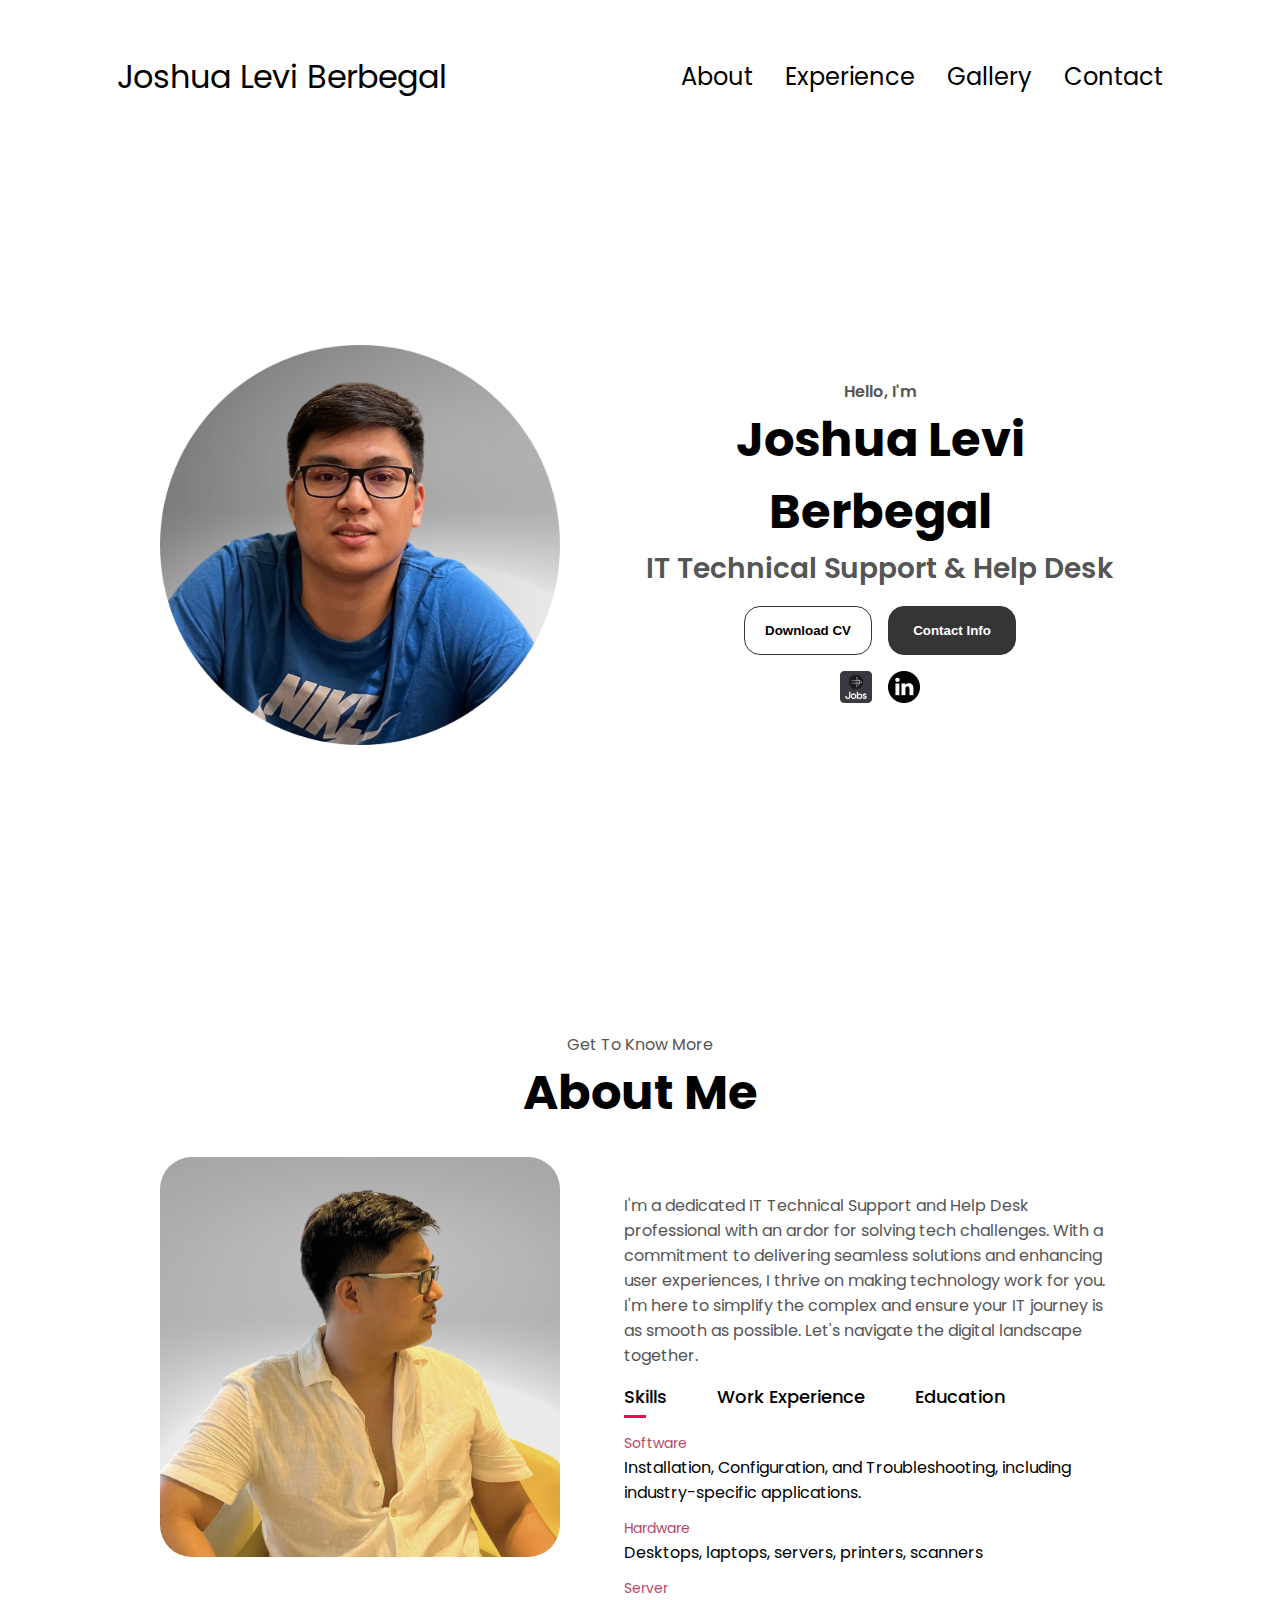
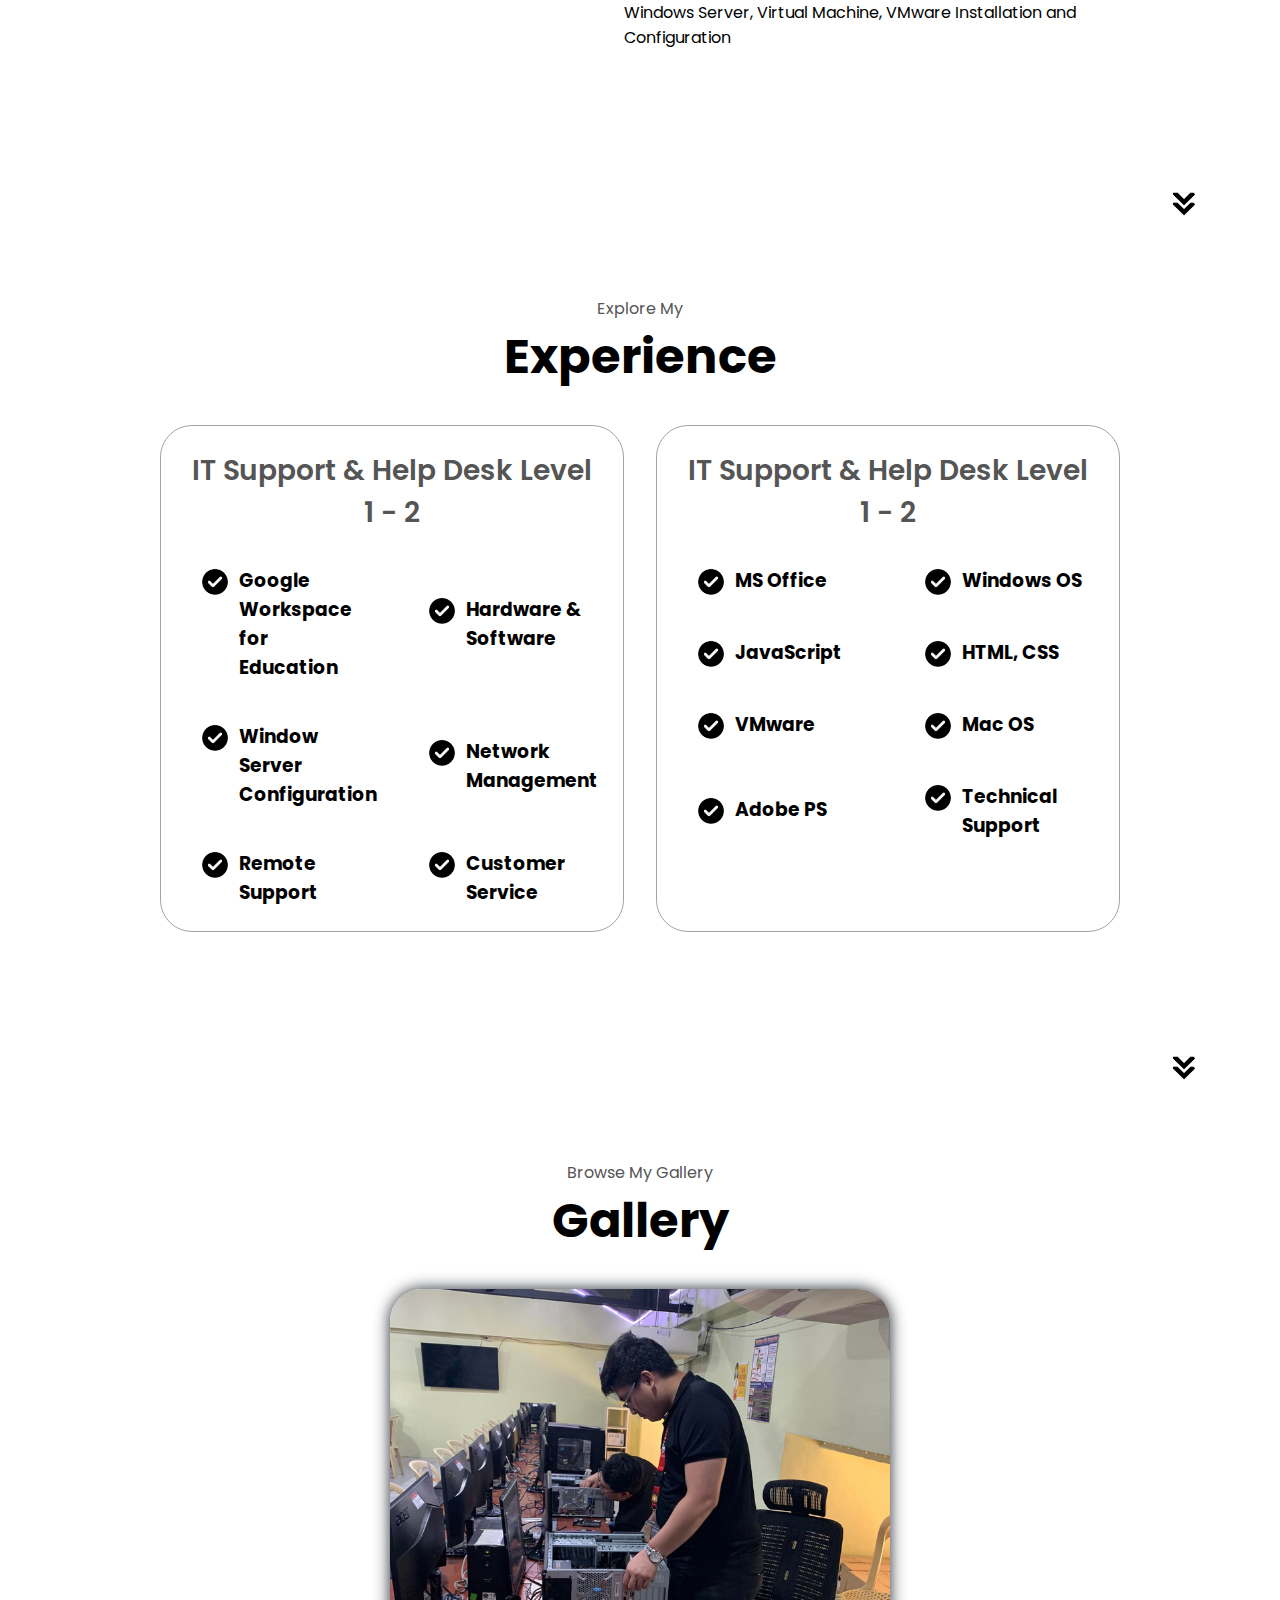
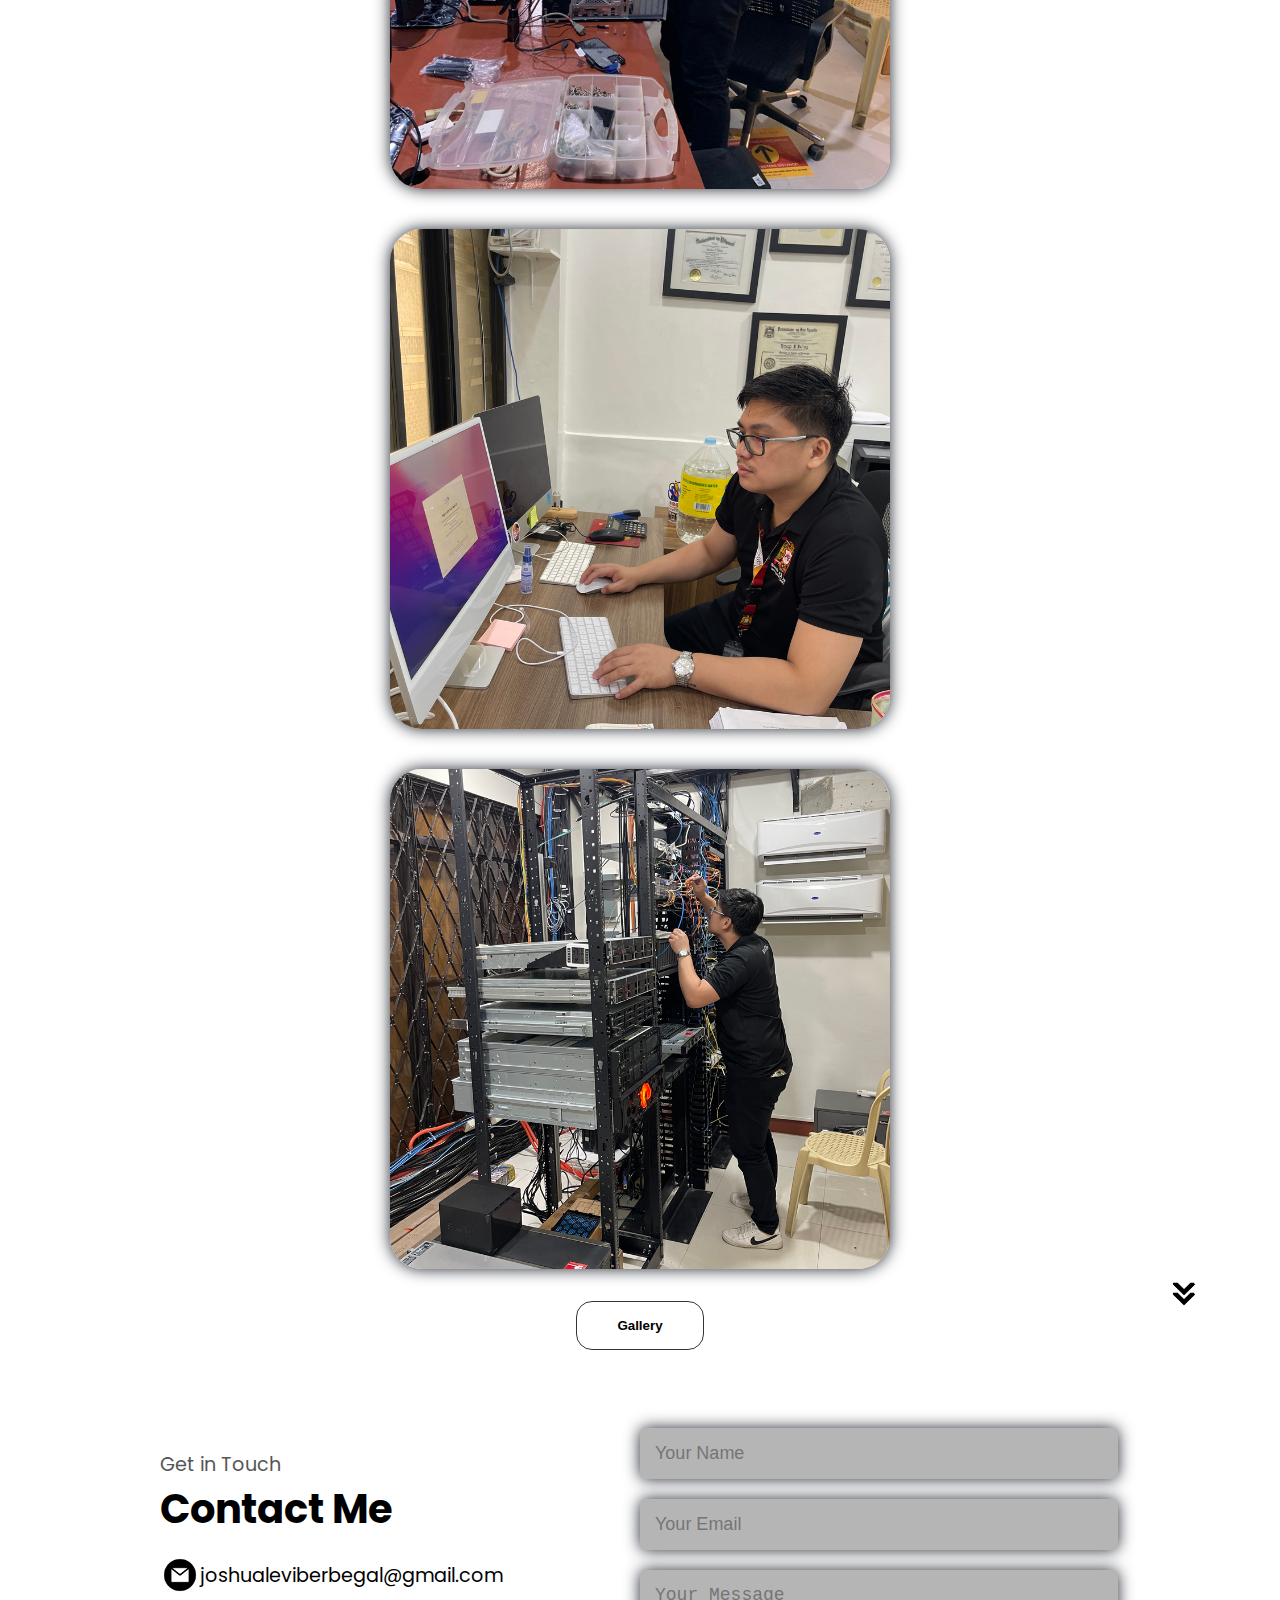
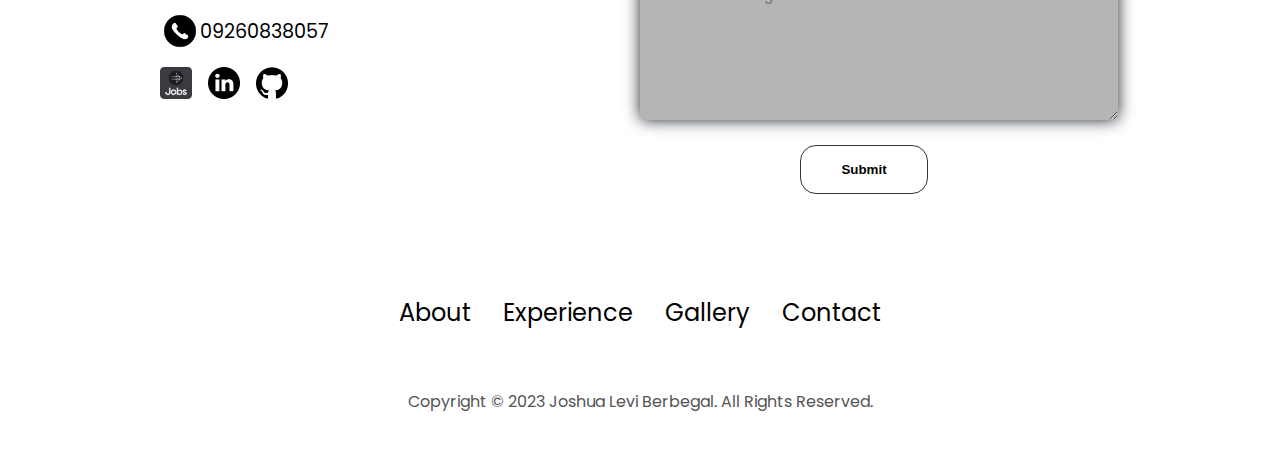
<file: index.html>
<!DOCTYPE html>
<html lang="en">
  <head>
    <meta charset="UTF-8" />
    <meta name="viewport" content="width=device-width, initial-scale=1.0" />
    <title>My Portfolio</title>
    <link rel="stylesheet" href="style.css" />
    <link rel="stylesheet" href="mediaqueries.css" />
  </head>
  <body>
    <nav id="desktop-nav">
      <div class="logo">Joshua Levi Berbegal</div>
      <div>
        <ul class="nav-links">
          <li><a href="#about">About</a></li>
          <li><a href="#experience">Experience</a></li>
          <li><a href="#gallery">Gallery</a></li>
          <li><a href="#contact">Contact</a></li>
        </ul>
      </div>
    </nav>
    <nav id="hamburger-nav">
      <div class="logo">Joshua Levi Berbegal</div>
      <div class="hamburger-menu">
        <div class="hamburger-icon" onclick="toggleMenu()">
          <span></span>
          <span></span>
          <span></span>
        </div>
        <div class="menu-links">
          <li><a href="#about" onclick="toggleMenu()">About</a></li>
          <li><a href="#experience" onclick="toggleMenu()">Experience</a></li>
          <li><a href="#projects" onclick="toggleMenu()">Projects</a></li>
          <li><a href="#contact" onclick="toggleMenu()">Contact</a></li>
        </div>
      </div>
    </nav>
    <section id="profile">
      <div class="section__pic-container">
        <img
          src="./assets/profile-pic.png"
          alt="Joshua Levi Berbegal profile pictire"
        />
      </div>
      <div class="section__text">
        <p class="section__text__p1">Hello, I'm</p>
        <h1 class="title">Joshua Levi Berbegal</h1>
        <p class="section__text__p2">IT Technical Support & Help Desk</p>

        <div class="btn-container">
          <button
            class="btn btn-color-2"
            onclick="window.open('./assets/resume-example.pdf')"
          >
            Download CV
          </button>
          <button class="btn btn-color-1" onclick="location.href='./#contact'">
            Contact Info
          </button>
        </div>
        
        <div id="socials-container">

          <a href="https://www.jobstreet.com.ph/profile/joshualevi-berbegal-J8c2MN2jkT" target="_blank">
            <img
              src="./assets/jobstreet.png"
              alt="My Jobstreet profile"
              class="icon"
            />
          </a>
          <a href="http://linkedIn.com/in/joshua-levi-berbegal-50404b298/" target="_blank">
            <img
              src="./assets/linkedin.png"
              alt="My LinkedIn profile"
              class="icon"
            />
          </a>
        </div>
      </div>
    </section>

    <!-- ------------ABOUT--------------- -->

    <section id="about">
      <p class="section__text__p1">Get To Know More</p>
      <h1 class="title">About Me</h1>
      <div class="section-container">
        <div class="section__pic-container">
          <img
            src="./assets/about-pic.png"
            alt="Profile picture"
            class="about-pic"
          />
        </div>
        <div class="about-details-container">
          <div class="about-containers"></div>
          <div class="text-container">
            <p>
              I'm a dedicated IT Technical Support and Help Desk 
              professional with an ardor for solving tech challenges. 
              With a commitment to delivering seamless solutions and enhancing user experiences, 
              I thrive on making technology work for you. 
              I'm here to simplify the complex and ensure your IT journey is as 
              smooth as possible. Let's navigate the digital landscape together.
            </p>
            <div class="tab-titles">
              <p class="tab-links active-link" onclick="opentab('skills')">
                Skills
              </p>
              <p class="tab-links" onclick="opentab('work experience')">
                Work Experience
              </p>
              <p class="tab-links" onclick="opentab('education')">Education</p>
            </div>
            <div class="tab-contents active-tab" id="skills">
              <ul>
                <li><span>Software</span><br />Installation, Configuration, and Troubleshooting, including industry-specific applications.</li>
                <li><span>Hardware</span><br />Desktops, laptops, servers, printers, scanners</li>
                <li>
                  <span>Server</span><br />Windows Server, Virtual Machine, VMware Installation and Configuration
                </li>
              </ul>
            </div>
            <div class="tab-contents" id="work experience">
              <ul>
                <li>
                  <span>2020 - Present</span><br />IT Technical Assistant at
                  University of San Agustin
                </li>
                <li>
                  <span>2019 - 2020</span><br />Operations System Support Staff
                  at University of San Agustin
                </li>
                <li>
                  <span>2018 - 2019</span><br />On-the-Job Trainee (OJT) at
                  University of San Agustin
                </li>
              </ul>
            </div>
            <div class="tab-contents" id="education">
              <ul>
                <li>
                  <span>2016 - 2019</span><br />BS Information Technology at
                  University of San Agustin
                </li>
                <li>
                  <span>2013 - 2016</span><br />BS Mechanical Engineering (Undergrad) at
                  University of San Agustin
                </li>
                <li>
                  <span>2009 - 2013</span><br />Secondary at Centerphil
                  Montessori Learning Center, Inc.
                </li>
                <li>
                  <span>2003 - 2009</span><br />Primary at Cabatuan Central
                  Elementary School
                </li>
              </ul>
            </div>
          </div>
        </div>
      </div>
      <img
        src="./assets/arrow.png"
        alt="Arrow icon"
        class="icon arrow"
        onclick="location.href='./#experience'"
      />
    </section>
    <!-- ----------------------------------------EXPERIENCE----------------------------------- -->
    <section id="experience">
      <p class="section__text__p1">Explore My</p>
      <h1 class="title">Experience</h1>
      <div class="experience-details-container">
        <div class="about-containers">
          <div class="details-container">
            <h2 class="experience-sub-title">IT Support & Help Desk Level 1 - 2</h2>
            <div class="article-container">  
              <article>
                <img
                  src="./assets/checkicon.png"
                  alt="experience icon"
                  class="icon"
                />
                <div>
                  <h3>Google Workspace for Education</h3>
                  <!-- <p>Intermidiate</p> -->
                </div>
              </article>       
              <article>
                <img
                  src="./assets/checkicon.png"
                  alt="experience icon"
                  class="icon"
                />
                <div>
                  <h3>Hardware & Software</h3>
                  <!-- <p>Intermidiate</p> -->
                </div>
              </article>

              <article>
                <img
                  src="./assets/checkicon.png"
                  alt="experience icon"
                  class="icon"
                />
                <div>
                  <h3>Window Server Configuration</h3>
                  <!-- <p>Basic</p> -->
                </div>
              </article>
              <article>
                <img
                  src="./assets/checkicon.png"
                  alt="experience icon"
                  class="icon"
                />
                <div>
                  <h3>Network Management</h3>
                  <!-- <p>Basic</p> -->
                </div>
              </article>
              <article>
                <img
                  src="./assets/checkicon.png"
                  alt="experience icon"
                  class="icon"
                />
                <div>
                  <h3>Remote Support</h3>
                  <!-- <p>Basic</p> -->
                </div>
              </article>
              <article>
                <img
                  src="./assets/checkicon.png"
                  alt="experience icon"
                  class="icon"
                />
                <div>
                  <h3>Customer Service</h3>
                  <!-- <p>Basic</p> -->
                </div>
              </article>


            </div>
          </div>
          <div class="details-container">
            <h2 class="experience-sub-title">
              IT Support & Help Desk Level 1 - 2
            </h2>
            <div class="article-container">
              <article>
                <img
                  src="./assets/checkicon.png"
                  alt="experience icon"
                  class="icon"
                />
                <div>
                  <h3>MS Office</h3>
                  <!-- <p>Experienced</p> -->
                </div>
              </article>
              <article>
                <img
                  src="./assets/checkicon.png"
                  alt="experience icon"
                  class="icon"
                />
                <div>
                  <h3>Windows OS</h3>
                  <!-- <p>Beginner</p> -->
                </div>
              </article>
              <article>
                <img
                  src="./assets/checkicon.png"
                  alt="experience icon"
                  class="icon"
                />
                <div>
                  <h3>JavaScript</h3>
                  <!-- <p>Experienced</p> -->
                </div>
              </article>
              <article>
                <img
                  src="./assets/checkicon.png"
                  alt="experience icon"
                  class="icon"
                />
                <div>
                  <h3>HTML, CSS </h3>
                  <!-- <p>Intermidiate</p> -->
                </div>
              </article>
             
          </article>
              <article>
                <img
                  src="./assets/checkicon.png"
                  alt="experience icon"
                  class="icon"
                />
                <div>
                  <h3>VMware</h3>
                  <!-- <p>Intermidiate</p> -->
                </div>
              </article>
              <article>
                <img
                  src="./assets/checkicon.png"
                  alt="experience icon"
                  class="icon"
                />
                <div>
                  <h3>Mac OS</h3>
                  <!-- <p>Basic</p> -->
                </div>
              </article>
              <article>
                <img
                  src="./assets/checkicon.png"
                  alt="experience icon"
                  class="icon"
                />
                <div>
                  <h3>Adobe PS</h3>
                  <!-- <p>Basic</p> -->
                </div>
              </article>
              <article>
                <img
                  src="./assets/checkicon.png"
                  alt="experience icon"
                  class="icon"
                />
                <div>
                  <h3>Technical Support</h3>
                  <!-- <p>Basic</p> -->
                </div>
              </article>
            </div>
          </div>
        </div>
      </div>
      <img
        src="./assets/arrow.png"
        alt="Arrow icon"
        class="icon arrow"
        onclick="location.href='./#gallery'"
      />
    </section>

    <!-- TEST -->
    <!-- ------------------GALLERY--------------------- -->
    <!-- <section id="gallery">
      <p class="section__text__p1">Browse My Gallery</p>
      <h1 class="title">Gallery</h1>
      <div class="experience-details-container">
        <div class="about-containers">
          <div class="details-container color-container">
            <div class="article-container">
              <img
                src="./assets/project-1.png"
                alt="project 1"
                class="project-img"
              />
            </div>
            <h2 class="experience-sub-title project-title">Project one</h2>
            <div class="=btn-container">
              <button
                class="btn btn-color-2 project-btn"
                onclick="location.href='https://github.com/'"
              >
                Github
              </button>
            </div>
          </div>
          <div class="details-container color-container">
            <div class="article-container">
              <img
                src="./assets/project-2.png"
                alt="project 1"
                class="project-img"
              />
            </div>
            <h2 class="experience-sub-title project-title">Project Two</h2>
            <div class="=btn-container">
              <button
                class="btn btn-color-2 project-btn"
                onclick="location.href='https://github.com/'"
              >
                Github
              </button>
            </div>
          </div>
          <div class="details-container color-container">
            <div class="article-container">
              <img
                src="./assets/project-3.png"
                alt="project 1"
                class="project-img"
              />
            </div>
            <h2 class="experience-sub-title project-title">Project Three</h2>
            <div class="=btn-container">
              <button
                class="btn btn-color-2 project-btn"
                onclick="location.href='https://github.com/'"
              >
                Github
              </button>
          </div>
        </div>
      </div>
      <img
        src="./assets/arrow.png"
        alt="Arrow icon"
        class="icon arrow"
        onclick="location.href='./#contact'"
      />

    </section> -->

    <!-- ------------------TESTING--------------------- -->
    <section class="gallery" id="gallery">
      <p class="section__text__p1">Browse My Gallery</p>
      <h1 class="title">Gallery</h1>
      <!-- --------------------------------------------------------------------------------- -->
      <div class="gallery-container">
        <div class="gallery-box">
          <img
            src="./assets/gallery1.png"
            alt="project 1"
            class="project-img"
          />
          <div class="gallery-layer">
            <h4>Hardware and Software Setup</h4>
            <p>
              Prepare the hardware and 
              software for deployment to the end user.
            </p>
            <!-- <a href="#"><i class="bx bx-link-external"></i></a> -->
          </div>
        </div>
        <div class="gallery-box">
          <img
            src="./assets/gallery2.png"
            alt="project 2"
            class="project-img"
          />
          <div class="gallery-layer">
            <h4>MAC OS</h4>
            <p>
              Set up a newly purchased iMac for end-user deployment.
            </p>
            <!-- <a href="gallery.html" target="_blank"><i class="bx bx-link-external"></i></a> -->
          </div>
        </div>
        <div class="gallery-box">
          <img
            src="./assets/gallery6.png "
            alt="project 3"
            class="project-img"
          />
          <div class="gallery-layer">
            <h4>Servers</h4>
            <p>
              Diligently conducted thorough checks and 
              inspections to ensure the system's stability and integrity.
            </p>
            <!-- <a href="#"><i class="bx bx-link-external"></i></a> -->
          </div>
        </div>
      </div>
      <img
        src="./assets/arrow.png"
        alt="Arrow icon"
        class="icon arrow"
        onclick="location.href='./#contact'"
      />
      <div class="btn-container2">
        <button
          class="btn2 btn-color-2"
          onclick="window.open('gallery.html')"
        >
          Gallery
        </button>
        </div>
    </section>
    <!-- ---------------------------OK GALLERY----------------------- -->
    <!-- <section id="gallery">
      <p class="section__text__p1">Browse My Gallery</p>
      <h1 class="title">Gallery</h1>
      <div class="experience-details-container">
        <div class="about-containers">
          <div class="details-container color-container">
            <div class="article-container">
              <div class="img-gallery">
                <img src="./assets/portfolio1.png" />
                <img src="./assets/portfolio2.png" />
                <img src="./assets/portfolio3.png" />
                <img src="./assets/portfolio4.png" />
                <img src="./assets/portfolio5.png" />
                <img src="./assets/portfolio6.png" />
              </div>
            </div>
            <div class="btn-container">
              <button class="btn btn-color-2 project-btn" onclick="location.href='https://github.com/'">Github</button>
            </div>
          </div>
        </div>
      </div>
      <img src="./assets/arrow.png" alt="Arrow icon" class="icon arrow" onclick="location.href='./#contact'" />
    </section> -->

    <!------------------ Contact ----------------->

    <section id="contact">
      <div class="contact-info-container-left">
        <p class="section__text__p1">Get in Touch</p>
        <h1 class="sub-title">Contact Me</h1>

        <p>
          <img
            src="./assets/email.png"
            alt="Email icon"
            class="icon contact-icon email-icon"
          /><a href="mailto:joshualeviberbegal@gmail.com"
            >joshualeviberbegal@gmail.com</a
          >
        </p>

        <p>
          <img
            src="./assets/telephone.png"
            alt="Telephone icon"
            class="icon contact-icon telephone-icon"
          /><a> 09260838057</a>
        </p>
        <div id="socials-container">
          <a href="https://www.jobstreet.com.ph/profile/joshualevi-berbegal-J8c2MN2jkT" target="_blank">
            <img
              src="./assets/jobstreet.png"
              alt="My jobstreet profile"
              class="icon"
            />
          </a>
          <a href="http://linkedIn.com/in/joshua-levi-berbegal-50404b298/" target="_blank">
            <img
              src="./assets/linkedin.png"
              alt="My linkedin profile"
              class="icon"
            />
          </a>
          <a href="http://github.com/" target="_blank">
            <img
              src="./assets/github.png"
              alt="My github profile"
              class="icon"
            />
          </a>
        </div>
      </div>

      <div class="contact-info-container-right">
        <form name="contact-form">
          <input type="text" name="Name" placeholder="Your Name" required />
          <input type="text" name="Email" placeholder="Your Email" required />
          <textarea
            name="Message"
            rows="6"
            placeholder="Your Message"
          ></textarea>
          <div class="btn-container3">
          <button type="submit" class="btn btn-color-2 contact-btn">
            Submit
          </button>
          </div>
          <span id="msg"></span>
        </form>
      </div>
    </section>

    <footer>
      <nav>
        <div class="nav-links-container">
          <ul class="nav-links">
            <li><a href="#about">About</a></li>
            <li><a href="#experience">Experience</a></li>
            <li><a href="#gallery">Gallery</a></li>
            <li><a href="#contact">Contact</a></li>
          </ul>
        </div>
      </nav>
      <p>Copyright &#169; 2023 Joshua Levi Berbegal. All Rights Reserved.</p>
    </footer>
    <script src="script.js"></script>
  </body>
</html>
</file>
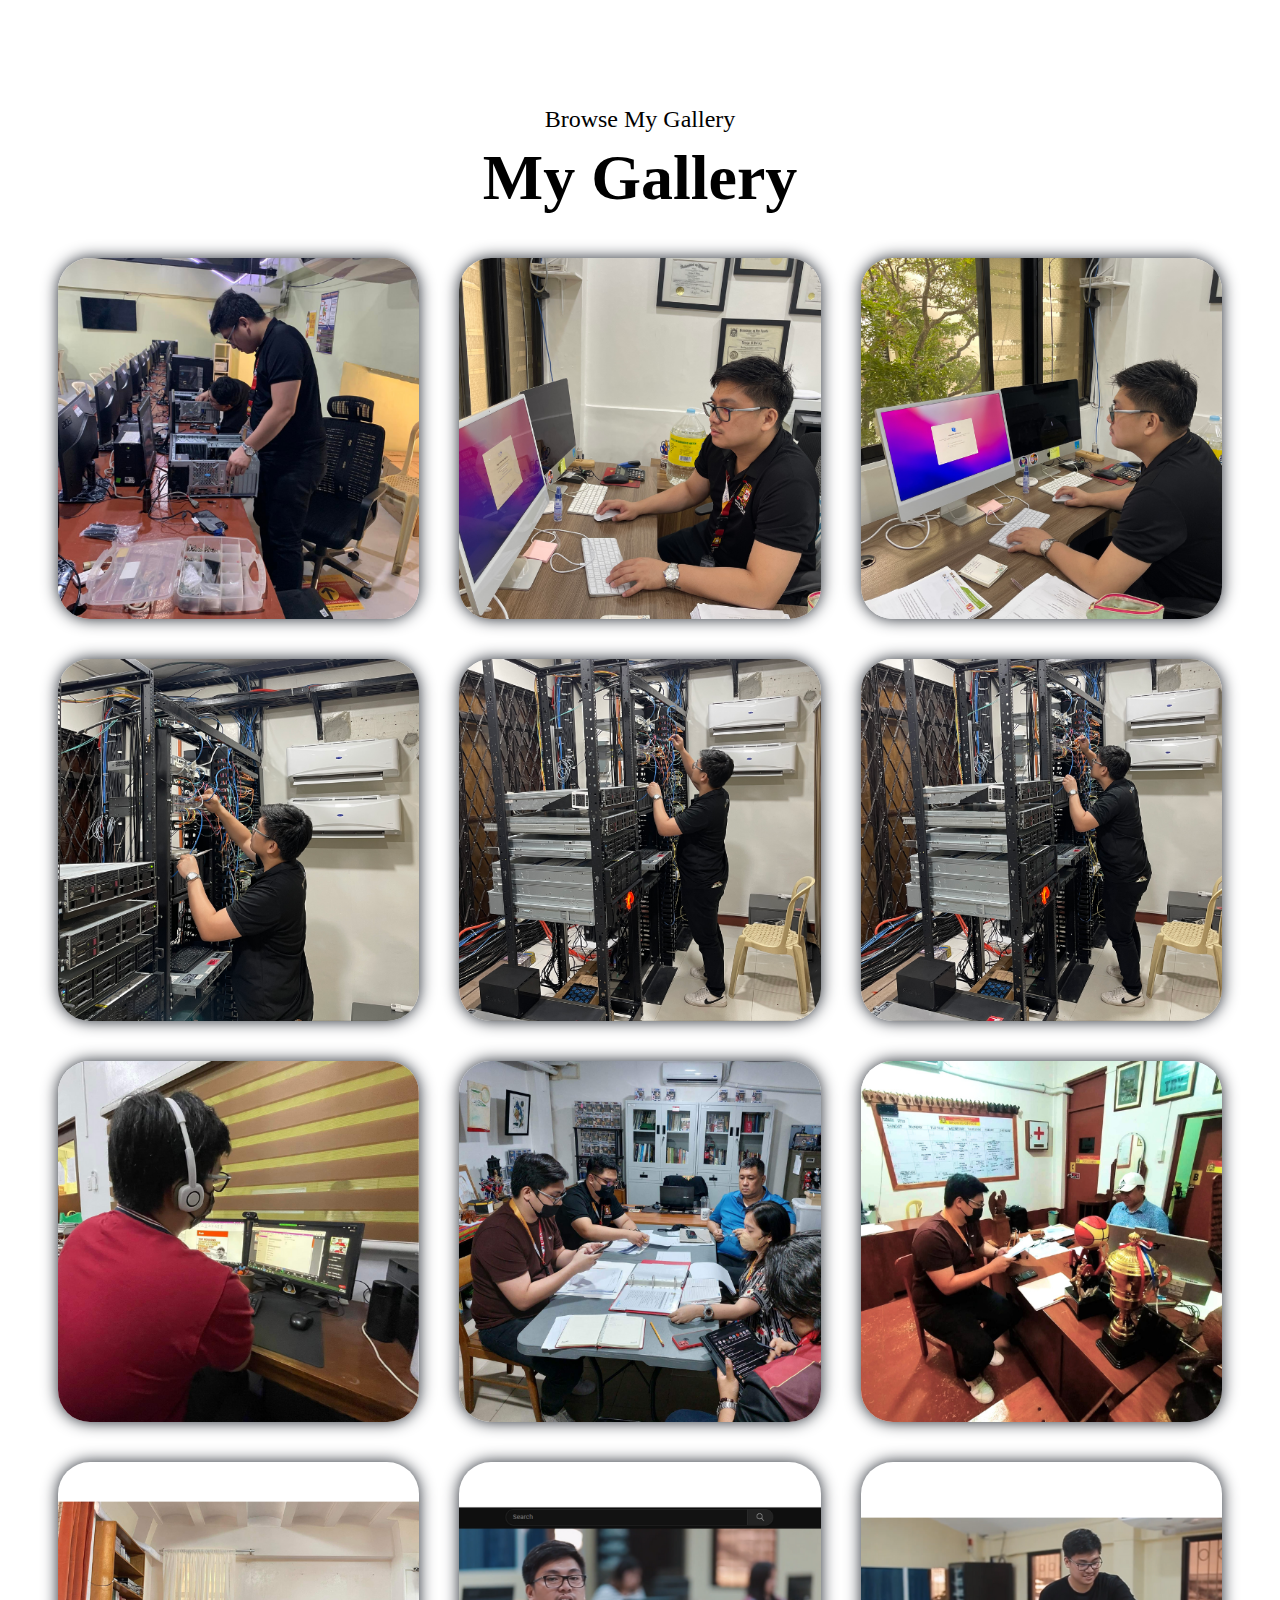
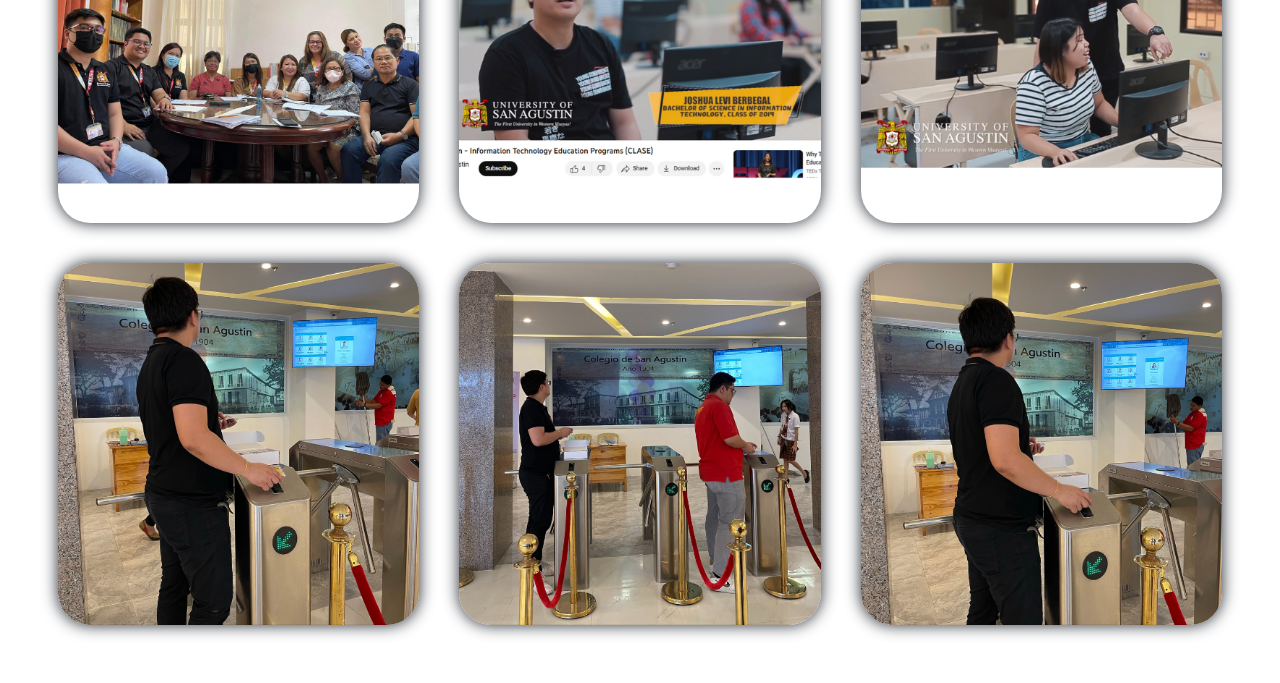
<file: gallery.html>
<!DOCTYPE html>
<html lang="en">
  <head>
    <meta charset="UTF-8" />
    <meta name="viewport" content="width=device-width, initial-scale=1.0" />
    <title>gallery</title>
    <link rel="stylesheet" href="gallery.css" />
    <link rel="stylesheet" href="mediaqueries.css" />
  </head>
  <body>
    <!-- <section id="gallery">
      <p class="section__text__p1">Browse My Gallery</p>
      <h1 class="title">My Gallery</h1>
      <div class="gallery-section">
        <div class="gallery-wrap">
          <div class="gallery-images">
            <div class="gallery">
              <div class="image-section">
                <img src="./assets/gallery1.png" />
              </div>
              <div class="caption">
                <h3>Gallery one</h3>
                <p>Lorem ipsum dolor sit amet consectetur adipisicing elit.</p>
              </div>
            </div>
            <div class="gallery">
              <div class="image-section">
                <img src="./assets/gallery2.png" />
              </div>
              <div class="caption">
                <h3>Gallery one</h3>
                <p>Lorem ipsum dolor sit amet consectetur adipisicing elit.</p>
              </div>
            </div>
            <div class="gallery">
              <div class="image-section">
                <img src="./assets/gallery3.png" />
              </div>
              <div class="caption">
                <h3>Gallery one</h3>
                <p>Lorem ipsum dolor sit amet consectetur adipisicing elit.</p>
              </div>
            </div>
            <div class="gallery">
              <div class="image-section">
                <img src="./assets/gallery4.png" />
              </div>
              <div class="caption">
                <h3>Gallery one</h3>
                <p>Lorem ipsum dolor sit amet consectetur adipisicing elit.</p>
              </div>
            </div>

            <div class="gallery">
              <div class="image-section">
                <img src="./assets/gallery6.png" />
              </div>
              <div class="caption">
                <h3>Gallery one</h3>
                <p>Lorem ipsum dolor sit amet consectetur adipisicing elit.</p>
              </div>
            </div>
            <div class="gallery">
              <div class="image-section">
                <img src="./assets/gallery7.png" />
              </div>
              <div class="caption">
                <h3>Gallery one</h3>
                <p>Lorem ipsum dolor sit amet consectetur adipisicing elit.</p>
              </div>
            </div>
            <div class="gallery">
              <div class="image-section">
                <img src="./assets/gallery8.png" />
              </div>
              <div class="caption">
                <h3>Gallery one</h3>
                <p>Lorem ipsum dolor sit amet consectetur adipisicing elit.</p>
              </div>
            </div>
            <div class="gallery">
              <div class="image-section">
                <img src="./assets/gallery9.png" />
              </div>
              <div class="caption">
                <h3>Gallery one</h3>
                <p>Lorem ipsum dolor sit amet consectetur adipisicing elit.</p>
              </div>
            </div>
            <div class="gallery">
              <div class="image-section">
                <img src="./assets/gallery10.png" />
              </div>
              <div class="caption">
                <h3>Gallery one</h3>
                <p>Lorem ipsum dolor sit amet consectetur adipisicing elit.</p>
              </div>
            </div>
            <div class="gallery">
              <div class="image-section">
                <img src="./assets/gallery11.png" />
              </div>
              <div class="caption">
                <h3>Gallery one</h3>
                <p>Lorem ipsum dolor sit amet consectetur adipisicing elit.</p>
              </div>
            </div>
            <div class="gallery">
              <div class="image-section">
                <img src="./assets/gallery12.png" />
              </div>
              <div class="caption">
                <h3>Gallery one</h3>
                <p>Lorem ipsum dolor sit amet consectetur adipisicing elit.</p>
              </div>
            </div>
            <div class="gallery">
              <div class="image-section">
                <img src="./assets/gallery13.png" />
              </div>
              <div class="caption">
                <h3>Gallery one</h3>
                <p>Lorem ipsum dolor sit amet consectetur adipisicing elit.</p>
              </div>
            </div>
          </div>
        </div>
      </div>
    </section> -->
    <section id="gallery">
      <p class="section__text__p1">Browse My Gallery</p>
      <h1 class="title">My Gallery</h1>

      <div class="gallery-section">
        <div class="box">
          <img src="./assets/gallery1.png" />
          <div class="caption">
            <!-- <h3>Gallery one</h3> -->
            <p>Prepare the hardware and software for deployment to the end user.</p>
          </div>
        </div>
        <div class="box">
          <img src="./assets/gallery2.png" />
          <div class="caption">
            <!-- <h3>Gallery one</h3> -->
            <p>Set up a newly purchased iMac for end-user deployment.</p>
          </div>
        </div>
        <div class="box">
          <img src="./assets/gallery3.png" />
          <div class="caption">
            <!-- <h3>Gallery one</h3> -->
            <p>Set up a newly purchased iMac for end-user deployment.</p>
          </div>
        </div>
        <div class="box">
          <img src="./assets/gallery4.png" />
          <div class="caption">
            <!-- <h3>Gallery one</h3> -->
            <p>
              Conducting server inspections and checks to guarantee the organization's system's functionality and
              stability.
            </p>
          </div>
        </div>
        <div class="box">
          <img src="./assets/gallery5.png" />
          <div class="caption">
            <!-- <h3>Gallery one</h3> -->
            <p>
              Conducting server inspections and checks to guarantee the organization's system's functionality and
              stability.
            </p>
          </div>
        </div>
        <div class="box">
          <img src="./assets/gallery6.png" />
          <div class="caption">
            <!-- <h3>Gallery one</h3> -->
            <p>
              Conducting server inspections and checks to guarantee the organization's system's functionality and
              stability.
            </p>
          </div>
        </div>
        <div class="box">
          <img src="./assets/gallery7.png" />
          <div class="caption">
            <!-- <h3>Gallery one</h3> -->
            <p>
              Conducted a comprehensive online training session that focused on instructing participants in the
              effective utilization of Synology NAS, a robust network-attached storage solution, and Foxit PDF Editor, a
              versatile and feature-rich software tool for PDF document manipulation.
            </p>
          </div>
        </div>
        <div class="box">
          <img src="./assets/gallery8.png" />
          <div class="caption">
            <!-- <h3>Gallery one</h3> -->
            <p>
              USA - FISA (Federated/lntegrated System Automation) Project of the University. The interview was conducted
              to gather information about the automation needs of the office.
            </p>
          </div>
        </div>
        <div class="box">
          <img src="./assets/gallery14.png" />
          <div class="caption">
            <!-- <h3>Gallery one</h3> -->
            <p>
              USA - FISA (Federated/lntegrated System Automation) Project of the University. The interview was conducted
              to gather information about the automation needs of the office.
            </p>
          </div>
        </div>
        <div class="box">
          <img src="./assets/gallery15.png" />
          <div class="caption">
            <!-- <h3>Gallery one</h3> -->
            <p>
              USA - FISA (Federated/lntegrated System Automation) Project of the University. The interview was conducted
              to gather information about the automation needs of the office.
            </p>
          </div>
        </div>
        <div class="box">
          <img src="./assets/gallery9.png" />
          <div class="caption">
            <!-- <h3>Gallery one</h3> -->
            <p>
              Served as the model for the Bachelor's Program in Information Technology (BS IT) to promote and represent
              the program to potential students and stakeholders.
            </p>
          </div>
        </div>
        <div class="box">
          <img src="./assets/gallery10.png" />
          <div class="caption">
            <!-- <h3>Gallery one</h3> -->
            <p>
              Served as the model for the Bachelor's Program in Information Technology (BS IT) to promote and represent
              the program to potential students and stakeholders.
            </p>
          </div>
        </div>
        <div class="box">
          <img src="./assets/gallery11.png" />
          <div class="caption">
            <!-- <h3>Gallery one</h3> -->
            <p>
              Test the Faculty and Student IDs with the RFID turnstile for verification and access control purposes.
            </p>
          </div>
        </div>
        <div class="box">
          <img src="./assets/gallery12.png" />
          <div class="caption">
            <!-- <h3>Gallery one</h3> -->
            <p>Handled and maintained the RFID turnstile to facilitate verification and access control.</p>
          </div>
        </div>
        <div class="box">
          <img src="./assets/gallery13.png" />
          <div class="caption">
            <!-- <h3>Gallery one</h3> -->
            <p>
              Test the Faculty and Student IDs with the RFID turnstile for verification and access control purposes.
            </p>
          </div>
        </div>
      </div>
    </section>
    <script src="script.js"></script>
  </body>
</html>
</file>
<file: style.css>
/* GENERAl */

@import url("https://fonts.googleapis.com/css2?family=Poppins:wght@300;400;500;600&display=swap");

* {
  margin: 0;
  padding: 0;
}

:root {
  --bg-color: #1f242d;
  --second-bg-color: #323946;
  --third-bg-color: #ff004f;
  --text-color: #fff;
  --main-color: #0ef;
}

body {
  font-family: "Poppins", sans-serif;
}

html {
  scroll-behavior: smooth;
}

p {
  color: rgb(85, 85, 85);
}

/* TRANSITION */

a,
.btn {
  transition: 300ms ease;
}

/* DESKTOP NAV */

nav,
.nav-links {
  display: flex;
}

nav {
  justify-content: space-around;
  align-items: center;
  height: 17vh;
}

/* transition: 0.5s ease;
.nav-links:hover {
  transform: scale(1.1);
} */

.nav-links {
  gap: 2rem;
  list-style: none;
  font-size: 1.5rem;
}

a {
  color: black;
  text-decoration: none;
  text-decoration-color: white;
}

a:hover {
  color: gray;
  text-decoration: underline;
  text-underline-offset: 0.5rem;
  text-decoration-color: rgb(181, 181, 181);
}

.logo {
  font-size: 2rem;
}

.logo:hover {
  cursor: default;
}

/* HAMBURGER MENU */

#hamburger-nav {
  display: none;
}

.hamburger-menu {
  position: relative;
  display: inline-block;
}

.hamburger-icon {
  display: flex;
  flex-direction: column;
  justify-content: space-between;
  height: 24px;
  width: 30px;
  cursor: pointer;
}

.hamburger-icon span {
  width: 100%;
  height: 2px;
  background-color: black;
  transition: all 0.3 ease-in-out;
}
.menu-links {
  position: absolute;
  top: 100%;
  right: 0;
  background-color: white;
  width: fit-content;
  max-height: 0;
  overflow: hidden;
  transition: all 0.3 ease-in-out;
}

.menu-links a {
  display: block;
  padding: 10px;
  text-align: center;
  font-size: 1.5rem;
  color: black;
  text-decoration: none;
  transition: all 0.3 ease-in-out;
}
.menu-links li {
  list-style: none;
}

.menu-links.open {
  max-height: 300px;
}

.hamburger-icon.open span:first-child {
  transform: rotate(45deg) translate(10px, 5px);
}

.hamburger-icon.open span:nth-child(2) {
  opacity: 0;
}

.hamburger-icon.open span:last-child {
  transform: rotate(-45deg) translate(10px, -5px);
}
.hamburger-icon span:first-child {
  transform: none;
}
.hamburger-icon span:first-child {
  opacity: 1;
}
.hamburger-icon span:first-child {
  transform: none;
}

/* SECTIONS */

section {
  padding-top: 4vh;
  height: 96vh;
  margin: 0 10rem;
  box-sizing: border-box;
  min-height: fit-content;
}

.section-container {
  display: flex;
}

/* PROFILE SECTION */

#profile {
  display: flex;
  justify-content: center;
  gap: 5rem;
  height: 80vh;
}

.section__pic-container {
  display: flex;
  height: 400px;
  width: 400px;
  margin: auto 0;
  transition: 0.5s ease;
}

.section__pic-container:hover {
  transform: scale(1.1);
}

.section__text {
  align-self: center;
  text-align: center;
}

.section__text p {
  font-weight: 600;
}

.section__text__p1 {
  text-align: center;
}

.section__text__p2 {
  font-size: 1.75rem;
  margin-bottom: 1rem;
}

.title {
  font-size: 3rem;
  text-align: center;
}

#socials-container {
  display: flex;
  justify-content: center;
  margin-top: 1rem;
  gap: 1rem;
}

/* ICONS */

.icon {
  cursor: pointer;
  height: 2rem;
  transition: 0.5s ease;
}

.icon:hover {
  transform: scale(1.1);
}

/* BUTTONNS */

.btn-container {
  display: flex;
  justify-content: center;
  gap: 1rem;
}

.btn {
  font-weight: 600;
  transition: all 300ms ease;
  padding: 1rem;
  width: 8rem;
  border-radius: 1rem;
}

.btn-color-1,
.btn-color-2 {
  border: rgb(53, 53, 53) 0.1rem solid;
}

.btn-color-1:hover,
.btn-color-2:hover {
  cursor: pointer;
}
.btn-color-1,
.btn-color-2:hover {
  background: rgb(53, 53, 53);
  color: white;
}

.btn-color-1:hover {
  background: rgb(0, 0, 0);
}
.btn-color-2 {
  background: none;
}

.btn-color-2:hover {
  border: rgb(255, 255, 255) 0.1rem solid;
}

.btn-container {
  gap: 1rem;
}

/* -------------ABOUT------------- */
#about {
  position: relative;
}

.about-containers {
  gap: 2rem;
  margin-bottom: 2rem;
  margin-top: 2rem;
}

.about-details-container {
  justify-content: flex-start;
  flex-direction: column;
}
.about-containers,
.about-details-container {
  display: flex;
}

.about-pic {
  border-radius: 2rem;
}
.arrow {
  position: absolute;
  right: -5rem;
  bottom: 2.5rem;
}

.details-container {
  padding: 1.5rem;
  flex: 1;
  background: white;
  border-radius: 2rem;
  border: rgb(53, 53, 53) 0.1rem solid;
  border-color: rgb(163, 163, 163);
  text-align: center;
}
/* -----------ABOUT PIC-------------- */
.section-container {
  gap: 4rem;
  height: 55%;
}

/* ---------------------------tab-links---------------------------- */

.tab-titles {
  display: flex;
  margin: 10px 0 20px;
}

.tab-links {
  margin-top: 5px;
  margin-right: 50px;
  font-size: 18px;
  font-weight: 500;
  cursor: pointer;
  position: relative;
  display: flex;
  color: black;
  transition: 0.5s ease;
}

.tab-links:hover {
  transform: scale(1.1);
}

.tab-links::after {
  content: "";
  width: 0;
  height: 3px;
  background: #ff004f;
  position: absolute;
  left: 0;
  bottom: -8px;
  transition: 0.5s;
}

.tab-links.active-link::after {
  width: 50%;
}

.tab-contents ul li {
  list-style: none;
  margin: 10px 0;
}

.tab-contents ul li span {
  color: #b54769;
  font-size: 14px;
}

.tab-contents {
  display: none;
}

.tab-contents.active-tab {
  display: block;
}

/* EXPERIENCE SECTION */

#experience {
  position: relative;
}

.experience-sub-title {
  color: rgb(85, 85, 85);
  font-weight: 600;
  font-size: 1.75rem;
  margin-bottom: 2rem;
}

.experience-details-container {
  display: flex;
  justify-content: center;
  flex-direction: column;
}

.article-container {
  display: flex;
  text-align: initial;
  flex-wrap: wrap;
  flex-direction: row;
  gap: 2.5rem;
  justify-content: space-around;
  align-items: center;
}

article {
  display: flex;
  width: 10rem;
  justify-content: normal;
  gap: 0.5rem;
}

article .icon {
  cursor: default;
}

/* ----------------GALLERY SECTION---------------- */

/* #gallery {
  position: relative;
}

.color-container {
  border-color: rgb(163, 163, 163);
  background: rgb(250, 250, 250);
}

.project-img {
  border-radius: 2rem;
  width: 90%;
  height: 90%;
}
.project-title {
  margin: 1rem;
  color: black;
}
.project-btn {
  color: black;
  border-color: rgb(163, 163, 163);
} */

/* -----------------TEST---------------- */
#gallery {
  position: relative;
}

.gallery-container {
  display: grid;
  grid-template-columns: repeat(3, 1fr);
  align-items: center;
  gap: 2.5rem;
  margin-top: 2rem;
}

.gallery-container .gallery-box {
  position: relative;
  border-radius: 2rem;
  box-shadow: 0 0 1rem var(--bg-color);
  overflow: hidden;
  display: flex;
}

.gallery-box img {
  width: 100%;
  transition: 0.5s ease;
}

.gallery-box:hover img {
  transform: scale(1.1);
}

.gallery-box .gallery-layer {
  position: absolute;
  bottom: 0;
  left: 0;
  width: 100%;
  height: 100%;
  background: linear-gradient(rgba(0, 0, 0, 0.1), var(--second-bg-color));
  display: flex;
  justify-content: center;
  align-items: center;
  flex-direction: column;
  text-align: center;
  /* padding: 0 4rem; */
  transform: translateY(100%);
  transition: 0.5s ease;
}

.gallery-box:hover .gallery-layer {
  transform: translateY(0);
}

.gallery-box .gallery-layer:hover {
  transform: translateY(100%);
  transition: 0.5s ease;
}

.gallery-layer h4 {
  font-size: 2rem;
  color: var(--text-color);
}

.gallery-layer p {
  font-size: 1.3rem;
  margin: 1rem;
  color: var(--text-color);
}

.gallery-layer a {
  display: inline-flex;
  justify-content: center;
  align-items: center;
  width: 5rem;
  height: 5rem;
  background: var(--text-color);
  border-radius: 50%;
}

.gallery-layer a i {
  font-size: 2rem;
  color: var(--second-bg-color);
}

.btn-container2 {
  display: flex;
  justify-content: center;
  margin-top: 2rem;
}

.btn2 {
  font-weight: 600;
  transition: all 300ms ease;
  padding: 1rem;
  width: 8rem;
  border-radius: 1rem;
}

/* .gallery-icon {
  cursor: pointer;
  position: relative;
  display: flex;
  width: 0.5rem;
  height: 0.5rem;
} */

/* ----------OK GALLERY----------------- */
/* #gallery {
  position: relative;
}

.img-gallery {
  width: 100%;
  margin: 10px auto 50px;
  display: grid;
  grid-template-columns: repeat(auto-fit, minmax(150px, 1fr));
  grid-gap: 20px;
}

.img-gallery img {
  width: 100%;
  cursor: pointer;
  border-radius: 1rem;
}

.btn-container {
  align-items: center;
} */

/*--------------------------CONTACT PAGE----------------------------------*/

#contact {
  display: flex;
  justify-content: center;
  flex-direction: row;
  height: 73vh;
}

.sub-title {
  font-size: 2.5rem;
  text-align: center;
}

.contact-info-upper-container-left {
  flex-direction: row;
  justify-content: center;
  border-radius: 2rem;
  border: rgb(53, 53, 53) 0.1rem solid;
  border-color: rgb(163, 163, 163);
  background: (250, 250, 250);
  margin: 2rem auto;
  margin-top: 3rem;
  padding: 0.5rem;
}

.contact-info-upper-container-right {
  display: flex;
  justify-content: center;
  border-radius: 2rem;
  border: rgb(53, 53, 53) 0.1rem solid;
  border-color: rgb(163, 163, 163);
  background: (250, 250, 250);
  margin: 2rem auto;
  padding: 0.5rem;
}

.contact-info-container-left {
  flex-basis: 50%;
  display: row;
  align-items: center;
  justify-content: center;
  justify-items: start;
  margin-top: 3rem;
}

.contact-info-container-right {
  flex-basis: 50%;
  display: flex;
  align-items: center;
  justify-content: center;
  gap: 0.5rem;
  margin: 2rem;
}

.contact-info-container-left p {
  font-size: larger;
  display: flex;
  flex-wrap: nowrap;
  flex-direction: row;

  align-content: center;
  align-items: center;
  margin-top: 1rem;
}

.contact-info-container-left p.section__text__p1 {
  font-size: larger;
  display: grid;
}

.email-icon {
  height: 2.5rem;
}

.telephone-icon {
  height: 2.5rem;
}
.contact-info-upper-container-right form {
  width: 100%;
}

form input,
form textarea {
  width: 100%;
  border: 0;
  outline: none;
  background: #b5b5b5;
  padding: 15px;
  margin: 10px 0;
  color: #4b4949;
  font-size: 18px;
  border-radius: 6px;
  box-shadow: 0 0 1rem var(--bg-color);
  transition: 0.5s ease;
}

form textarea:hover {
  transform: scale(1.1);
}

form input:hover {
  transform: scale(1.1);
}

.btn-container3 {
  display: flex;
  justify-content: center;
  margin-top: 0.5rem;
}

/* FOOTER SECTION */

footer {
  height: 26vh;
  margin: 0 1rem;
}

footer p {
  text-align: center;
}

#msg {
  color: #b54769;
  margin-top: 10px;
  display: flex;
  justify-content: center;
}
</file>
<file: mediaqueries.css>
@media screen and (max-width: 1400px) {
  #profile {
    height: 83vh;
    margin-bottom: 6rem;
  }
  .about-containers {
    flex-wrap: wrap;
  }
  #contact,
  #projects {
    height: fit-content;
  }

  /* -------------------------Gallery------------------- */
  .gallery-container {
    display: flex;
    justify-content: center;
    flex-direction: column;
  }
  .gallery-box .gallery-layer {
    display: block;
  }
}

@media screen and (max-width: 1200px) {
  #desktop-nav {
    display: none;
  }
  #hamburger-nav {
    display: flex;
  }
  #experience,
  .experience-details-container {
    margin-top: 2rem;
  }
  #profile,
  .section-container {
    display: block;
  }

  #gallery,
  .gallery-section {
    display: block;
  }

  .gallery-box .gallery-layer {
    transform: translateY(100%);
    transition: 0.5s ease;
  }

  .gallery-box:hover .gallery-layer {
    transform: translateY(0);
  }

  .gallery-box .gallery-layer:hover {
    transform: translateY(100%);
    transition: 0.5s ease;
  }

  .box .caption {
    transform: translateY(100%);
    transition: 0.5s ease;
  }

  .box:hover .caption {
    transform: translateY(0);
  }

  .box .caption:hover {
    transform: translateY(100%);
    transition: 0.5s ease;
  }

  body {
    padding: 5px;
  }

  .box {
    display: block;
    margin-block: 2rem;
  }

  .arrow {
    display: none;
  }
  section,
  .section-container {
    height: fit-content;
  }
  section {
    margin: 0 5%;
  }
  .section__pic-container {
    width: 275px;
    height: 275px;
    margin: 0 auto 2rem;
  }
  .about-containers {
    margin-top: 0;
  }
  .gallery-box .gallery-layer {
    display: block;
  }

  .gallery-box {
    width: 275px;
    height: 275px;
  }

  .gallery-layer {
    display: block;
  }

  .gallery-layer h4 {
    font-size: 1.5rem;
    margin-top: 2rem;
  }
  .gallery-layer p {
    font-size: 1rem;
  }
  .btn-container3 {
    display: flex;
    justify-content: center;
    margin-top: 0.5rem;
    margin-left: 1.5rem;
  }
}

@media screen and (max-width: 600px) {
  #contact,
  footer {
    display: inline;
  }
  #profile {
    height: 83vh;
    margin-bottom: 0;
  }
  article {
    font-size: 1rem;
  }

  #socials-container {
    margin-top: 2rem;
  }

  footer nav {
    height: fit-content;
    margin-bottom: 2rem;
  }

  .about-containers,
  .contact-info-upper-container,
  .btn-container {
    flex-wrap: wrap;
  }
  .contact-info-container {
    margin: 0;
  }
  .contact-info-container p,
  .nav-links li a {
    font-size: 1rem;
  }
  .experience-sub-title {
    font-size: 1.25rem;
  }
  .logo {
    font-size: 1.5rem;
  }
  .nav-links {
    flex-direction: column;
    gap: 0.5rem;
    text-align: center;
  }
  .section__pic-container {
    width: auto;
    height: 46vw;
    justify-content: center;
  }
  .section__text__p2 {
    font-size: 1.25rem;
  }
  .title {
    font-size: 2rem;
  }
  .text-container {
    text-align: justify;
  }

  .contact-info-container-right {
    margin-top: 2rem;
    width: 75%;
    align-items: center;
  }

  .gallery-container {
    grid-template-columns: 0.5fr;
    width: auto;
    justify-content: center;
  }
  .gallery-box .gallery-layer {
    display: block;
  }

  /* .btn.btn-color2.contact-btn {
    align-items: center;
  } */
}

@media screen and (max-width: 320px) {
  .gallery-layer {
    display: block;
  }
  .gallery-layer h4 {
    font-size: 1rem;
  }
  .gallery-layer p {
    font-size: 0.5rem;
  }

  .gallery-box .gallery-layer {
    transform: translateY(100%);
    transition: 0.5s ease;
  }

  .gallery-box:hover .gallery-layer {
    transform: translateY(0);
  }

  .gallery-box .gallery-layer:hover {
    transform: translateY(100%);
    transition: 0.5s ease;
  }

  .box .caption {
    transform: translateY(100%);
    transition: 0.5s ease;
  }

  .box:hover .caption {
    transform: translateY(0);
  }

  .box .caption:hover {
    transform: translateY(100%);
    transition: 0.5s ease;
  }

  /* gallery.html */

  /* #body {
    padding: 20%;
    align-items: center;
  }
  #gallery {
    align-items: center;
  }

  .gallery-section {
    grid-template-columns: repeat(1fr);
    align-items: center;
  }
  img {
    width: 100%;
    border-radius: 20px;
    align-items: center;
  }

  .box {
    padding: 20px;
  } */
}

/* gallery  */

/* @media screen and (max-width: 992px) {
  .gallery-section .gallery-wrap .gallery-images {
    grid-template-columns: repeat(2, 1fr);
  }
  .gallery-section {
    grid-template-columns: repeat(1fr);
  }
  img {
    width: 100%;
    border-radius: 20px;
  }

  .box {
    padding: 20px;
  }
}

@media screen and (max-width: 568px) {
  .gallery-section {
    grid-template-columns: repeat(1fr);
  }
  img {
    width: 100%;
    border-radius: 20px;
  }

  .box {
    padding: 20px;
  }
  .gallery-section .gallery-wrap .gallery-images {
    grid-template-columns: repeat(1fr);
  }
} */
</file>
<file: gallery.css>
@import url('https://fonts.googleapis.com/css2?family=Poppins:wght@300;400;500;600&display=swap');

:root {
  --bg-color: #1f242d;
  --second-bg-color: #323946;
  --third-bg-color: #ff004f;
  --text-color: #fff;
  --main-color: #0ef;
}

#gallery {
  position: relative;
}

body {
  padding: 50px;
}

.section__text__p1 {
  text-align: center;
  margin-top: 3rem;
  font-size: 1.5rem;
  margin-bottom: 0.5rem;
}

.title {
  font-size: 4rem;
  text-align: center;
  margin-top: 0.5rem;
}

.gallery-section {
  display: grid;
  grid-template-columns: repeat(auto-fit, minmax(400px, 1fr));
  grid-gap: 5px;
}

/* img {
  width: 100%;
  border-radius: 20px;
}

.box {
  padding: 10px;
} */

.gallery-section {
  display: grid;
  grid-template-columns: repeat(3, 1fr);
  align-items: center;
  gap: 2.5rem;
  margin-top: 2rem;
}

.gallery-section .box {
  position: relative;
  border-radius: 2rem;
  box-shadow: 0 0 1rem var(--bg-color);
  overflow: hidden;
  display: flex;
}

.box img {
  width: 100%;
  transition: 0.5s ease;
}

.box:hover img {
  transform: scale(1.1);
}

.box .caption {
  position: absolute;
  bottom: 0;
  left: 0;
  width: 100%;
  height: 100%;
  background: linear-gradient(rgba(0, 0, 0, 0.1), var(--second-bg-color));
  display: grid;
  justify-content: center;
  align-items: center;
  flex-direction: flex;
  text-align: center;
  /* padding: 0 4rem; */
  transform: translateY(100%);
  transition: 0.5s ease;
}

.box:hover .caption {
  transform: translateY(0);
}

.box .caption:hover {
  transform: translateY(100%);
  transition: 0.5s ease;
}

/* .caption h3 {
  font-size: 2rem;
  color: var(--text-color);
} */

.caption p {
  font-size: 1.5rem;
  margin: 1rem;
  color: var(--text-color);
}

/* .gallery-section .box .caption {
  width: 100%;
  height: 100%;
  position: absolute;
  padding: 15px;
  top: 0;
  left: 0;
  cursor: pointer;
  display: flex;
  justify-content: center;
  align-items: center;
  flex-direction: column;
  background-color: rgba(0, 0, 0, 0.5);
  color: #fff;
  opacity: 0;
  transition: opacity 0.3s;
}

.gallery-section .box .caption:hover {
  opacity: 1;
}

.gallery-section .box .caption h3 {
  font-size: 30px;
}
.gallery-section .box .caption p {
  font-size: 20px;
} */

/* .gallery-section {
  width: 100%;
}

.gallery-section .gallery-wrap {
  padding: 10px;
}

.gallery-section .gallery-wrap .gallery-images {
  width: 100%;
  margin: 0 auto;
  padding-top: 50px;
  display: grid;
  grid-template-columns: repeat(3, 1fr);
  grid-gap: 20px;
}

.gallery-section .gallery-wrap .gallery-images .gallery {
  width: 100%;
  position: relative;
}

.gallery-section .gallery-wrap .gallery-images .gallery .gallery-section {
  width: 100%;
}

.gallery-section .gallery-wrap .gallery-images .gallery .gallery-section img {
  width: 100%;
  height: auto;
  border: 1px solid #ddd;
  padding: 5px;
  display: block;
}

.gallery-section .gallery-wrap .gallery-images .gallery .caption {
  width: 100%;
  height: 100%;
  position: absolute;
  padding: 15px;
  top: 0;
  left: 0;
  cursor: pointer;
  display: flex;
  justify-content: center;
  align-items: center;
  flex-direction: column;
  background-color: rgba(0, 0, 0, 0.5);
  color: #fff;
  opacity: 0;
  transition: opacity 0.3s;
}

.gallery-section .gallery-wrap .gallery-images .gallery .caption:hover {
  opacity: 1;
}

.gallery-section .gallery-wrap .gallery-images .gallery .caption h3 {
  font-size: 30px;
}

.gallery-section .gallery-wrap .gallery-images .gallery .caption p {
  font-size: 20px;
} */
</file>
